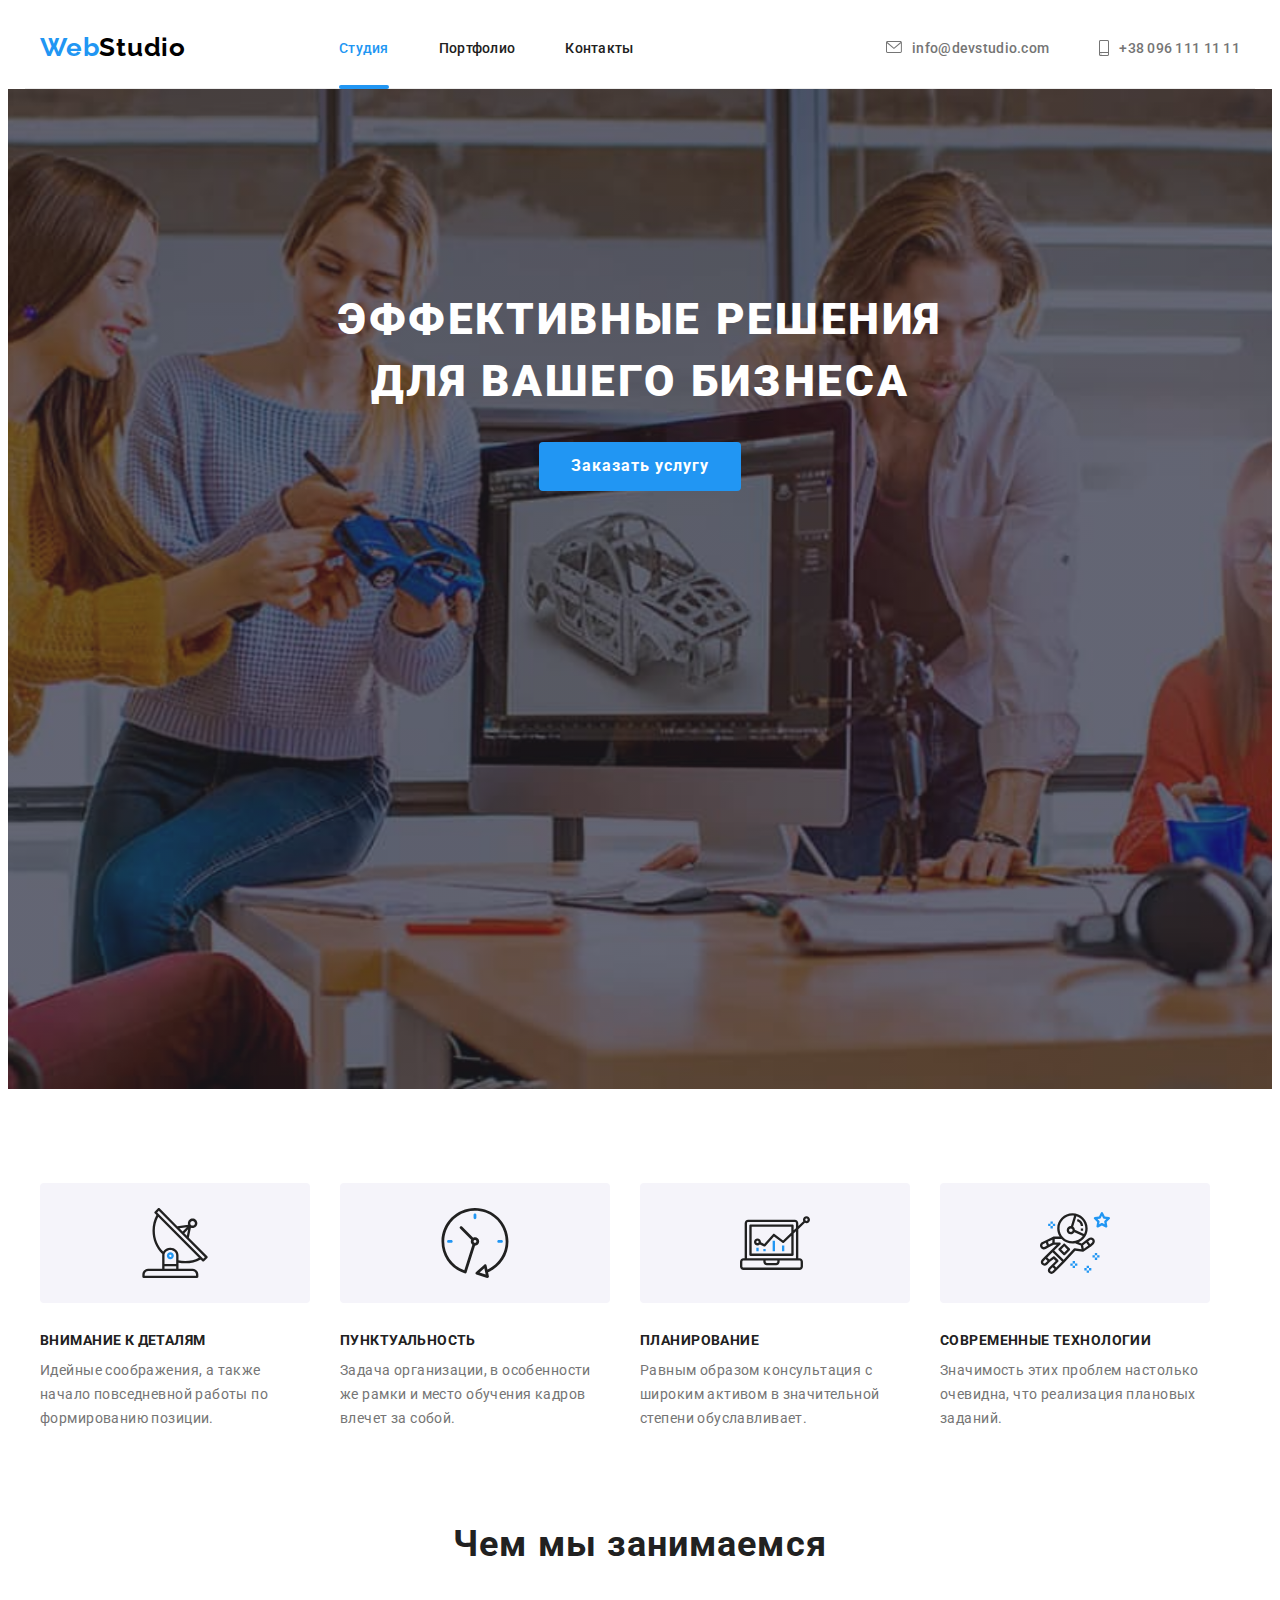
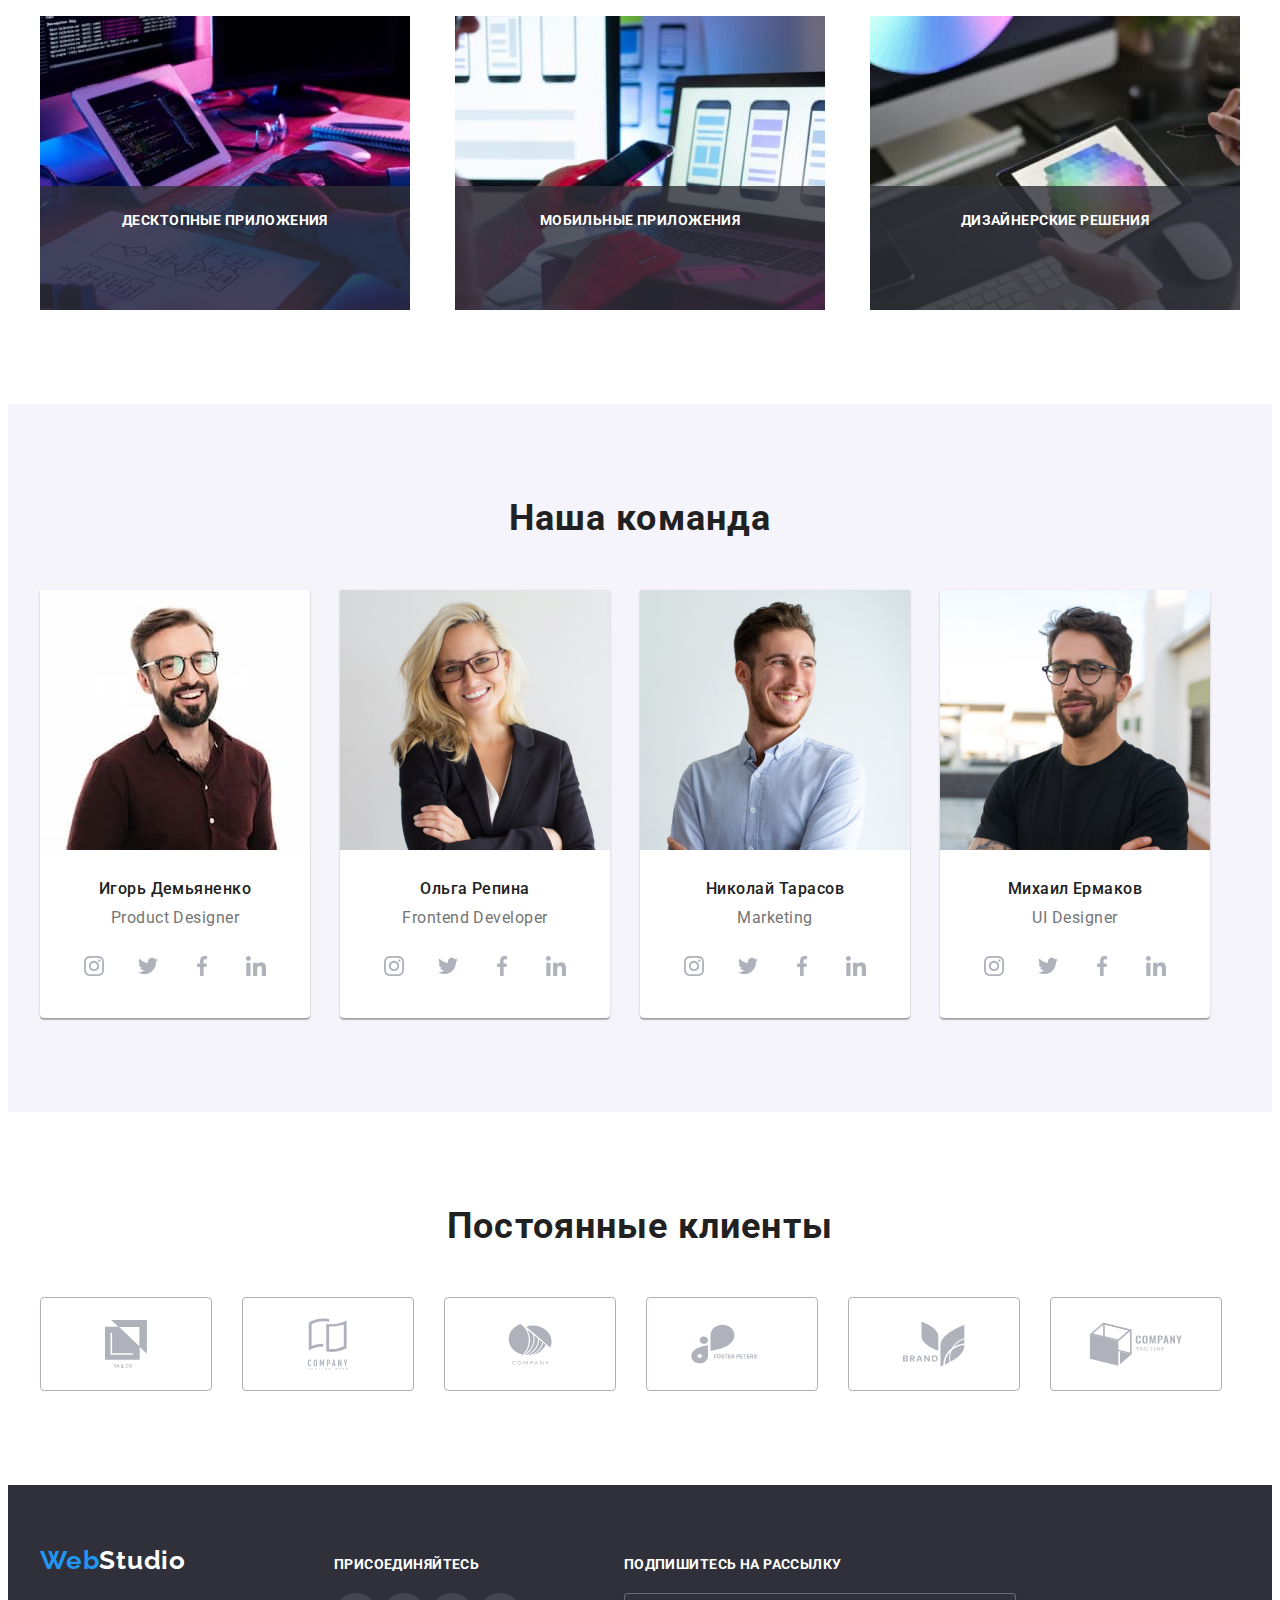
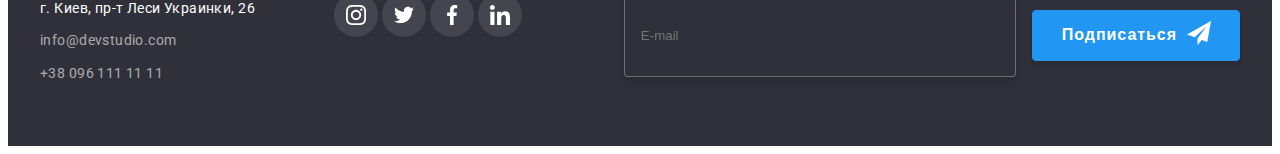
<file: index.html>
<!DOCTYPE html>
<html lang="ru">
<head>
    <meta charset="UTF-8">
    <meta http-equiv="X-UA-Compatible" content="IE=edge">
    <meta name="viewport" content="width=device-width, initial-scale=1.0">
    <title>Document</title>
    <link rel="preconnect" href="https://fonts.gstatic.com">
    <link href="https://fonts.googleapis.com/css2?family=Raleway:wght@700&family=Roboto:wght@400;500;700;900&display=swap" rel="stylesheet">
    <link rel="stylesheet" href="https://cdnjs.cloudflare.com/ajax/libs/modern-normalize/1.0.0/modern-normalize.min.css" integrity="sha512-ISS7cAi1PEhQ8jnbJpJZMd29NlhNj4AWYyLOSp2CE/CsHxTCu+r+t0D2yoJudVrd0/8fTVPUVDzY5Tvli75u/g==" crossorigin="anonymous" />
    <link rel="stylesheet" href="css/styles.css"/>
   </head>
<body class="page">
<header class="header">
    <div class="container header-container">
<!--Главная навигационная панель страницы-->
<nav class="site-nav">
    <a href="./index.html" class="logo" lang="en"> Web<span class="secondp-logo">Studio</span></a>
    <ul class="list site-nav-list">
        <li class="site-nav-item"> 
            <a href="./index.html" class="link"><div class="current">Студия</div></a>
        </li>
        <li class="site-nav-item">
            <a href="./portfolio.html" class="link"> Портфолио</a>
        </li>
        <li class="site-nav-item">
            <a href="" class="link" >Контакты</a>
        </li>
    </ul>
</nav>
    <ul class="contacts list">
            <li class="item contact-icon">             
            <a href="mailto:info@devstudio.com" class="link"><svg class="icon-envelope">
            <use href="./images/icons/sprite.svg#icon-envelope"></use></svg>info@devstudio.com</a>
            </li>
            <li class="item contact-icon">           
            <a href="tel:+380961111111" class="link"> <svg class="icon-smartphone">
            <use href="./images/icons/sprite.svg#icon-smartphone"></use></svg>+38 096 111 11 11</a>
        </li>
    </ul></div>
</header>
<main>
<!-- заказа услуги-->
<section class="hero hero-section">
    <div class="container">
<h1 class="hero-header">Эффективные решения для вашего бизнеса</h1>
<button type="button" class="hero-button" data-modal-open>Заказать услугу</button>
</div>
</section>
<!-- преимущества компании спрятать-->
<section class="benefits benefits-section">
<h2 class="visually-hidden">Преимущества компании спрятать</h2>
<div class="container">
<ul class="list benefits-container">
    <li class="benefits-item">
    <div class="icon-benefits">
    <svg class="icon-benefits-item">
    <use href="./images/icons/sprite.svg#icon-antenna">
    </use></svg></div>
    <h3 class="title">Внимание к деталям</h3>
    <p class="benefits-description">Идейные соображения, а также начало повседневной работы по формированию позиции.</p>
    </li>
    <li class="benefits-item">
        <div class="icon-benefits">
            <svg class="icon-benefits-item">
            <use href="./images/icons/sprite.svg#icon-clock">
            </use></svg></div>
        <h3 class="title">Пунктуальность</h3>
        <p class="benefits-description">Задача организации, в особенности же рамки и место обучения кадров влечет за собой.</p>
    </li>
    <li class="benefits-item">
        <div class="icon-benefits">
            <svg class="icon-benefits-item">
            <use href="./images/icons/sprite.svg#icon-diagram">
            </use></svg></div>
        <h3 class="title">Планирование</h3>
        <p class="benefits-description">Равным образом консультация с широким активом в значительной степени обуславливает.</p>
    </li>
    <li class="benefits-item">
        <div class="icon-benefits">
            <svg class="icon-benefits-item">
            <use href="./images/icons/sprite.svg#icon-astronaut">
            </use></svg></div>
        <h3 class="title">Современные технологии</h3>
        <p class="benefits-description">Значимость этих проблем настолько очевидна, что реализация плановых заданий.</p>
    </li>
</ul></div>
</section>
<!-- типы создаваемых продуктов-->
<section class="products-types section">
    <div class="container">
    <h2 class="main-title">Чем мы занимаемся</h2>
    <ul class="list products-list">
        <li class="products-item"><div class="products-card-wrapper"><img src="./images/what_are_we_doing/box1.jpg" alt="чем мы занимаемся один" width="370"/>
        <p class="products-overlay">Десктопные приложения</p></div></li>
        <li class="products-item"><div class="products-card-wrapper"><img src="./images/what_are_we_doing/box2.jpg" alt="чем мы занимаемся два" width="370"/>
            <p class="products-overlay">Мобильные приложения</p></div></li>
        <li class="products-item"><div class="products-card-wrapper"><img src="./images/what_are_we_doing/box3.jpg" alt="чем мы занимаемся три" width="370"/>
            <p class="products-overlay">Дизайнерские решения</p></div></li>
    </ul></div>
</section>
<!--Команда-->
<section class="team section">
    <div class="container">
    <h2 class="main-title">Наша команда</h2>
        <ul class="list team-member-list">
        <li class="team-member-item"><img src="./images/our_team/photo1.jpg" class="member-photo" alt="Дизайнер" width="270"/>
        <div class="member-title-description">
        <h3 class="title team-member-title">Игорь Демьяненко</h3>
        <p lang="en" class="description">Product Designer</p> 
        <ul class="list social-nets">
                <li class="item-social-nets">
 <a href="" class="icon-social-nets">
                        <svg class="icon-in-tw-f-in">
                        <use href="./images/icons/sprite.svg#icon-instagram">
                        </use></svg></a>
                </li>
                <li class="item-social-nets">
 <a href="" class="icon-social-nets">
                        <svg class="icon-in-tw-f-in">
                        <use href="./images/icons/sprite.svg#icon-twitter">
                        </use></svg></a>
                </li>
                <li class="item-social-nets">
   <a href="" class="icon-social-nets">
                        <svg class="icon-in-tw-f-in">
                        <use href="./images/icons/sprite.svg#icon-facebook">
                        </use></svg></a>
                </li>
                <li class="item-social-nets">
  <a href="" class="icon-social-nets">
                        <svg class="icon-in-tw-f-in">
                        <use href="./images/icons/sprite.svg#icon-linkedin">
                        </use></svg></a>
                </li>
            </ul></div>
            </li>
        <li class="team-member-item"><img src="./images/our_team/photo2.jpg" class="member-photo" alt="Разработчик" width="270"/>
        <div class="member-title-description">
        <h3 class="title team-member-title">Ольга Репина</h3>
        <p lang="en" class="description">Frontend Developer</p> 
        <ul class="list social-nets">
            <li class="item-social-nets">
<a href="" class="icon-social-nets">
                    <svg class="icon-in-tw-f-in">
                    <use href="./images/icons/sprite.svg#icon-instagram">
                    </use></svg></a>
            </li>
            <li class="item-social-nets">
<a href="" class="icon-social-nets">
                    <svg class="icon-in-tw-f-in">
                    <use href="./images/icons/sprite.svg#icon-twitter">
                    </use></svg></a>
            </li>
            <li class="item-social-nets">
<a href="" class="icon-social-nets">
                    <svg class="icon-in-tw-f-in">
                    <use href="./images/icons/sprite.svg#icon-facebook">
                    </use></svg></a>
            </li>
            <li class="item-social-nets">
<a href="" class="icon-social-nets">
                    <svg class="icon-in-tw-f-in">
                    <use href="./images/icons/sprite.svg#icon-linkedin">
                    </use></svg></a>
            </li>
        </ul></div>
        </li>
        <li class="team-member-item"><img src="./images/our_team/photo3.jpg" class="member-photo" alt="Маркетинг" width="270"/>
        <div class="member-title-description">
        <h3 class="title team-member-title">Николай Тарасов</h3>
        <p lang="en" class="description">Marketing</p>
        <ul class="list social-nets">
            <li class="item-social-nets">
<a href="" class="icon-social-nets">
                    <svg class="icon-in-tw-f-in">
                    <use href="./images/icons/sprite.svg#icon-instagram">
                    </use></svg></a>
            </li>
            <li class="item-social-nets">
<a href="" class="icon-social-nets">
                    <svg class="icon-in-tw-f-in">
                    <use href="./images/icons/sprite.svg#icon-twitter">
                    </use></svg></a>
            </li>
            <li class="item-social-nets">
<a href="" class="icon-social-nets">
                    <svg class="icon-in-tw-f-in">
                    <use href="./images/icons/sprite.svg#icon-facebook">
                    </use></svg></a>
            </li>
            <li class="item-social-nets">
<a href="" class="icon-social-nets">
                    <svg class="icon-in-tw-f-in">
                    <use href="./images/icons/sprite.svg#icon-linkedin">
                    </use></svg></a>
            </li>
        </ul>   </div>
        </li>
        <li class="team-member-item"><img src="./images/our_team/photo4.jpg" class="member-photo" alt="ЮАйДизайнер" width="270"/>
        <div class="member-title-description">
        <h3 class="title team-member-title">Михаил Ермаков</h3>
        <p lang="en" class="description">UI Designer</p>
        
        <ul class="list social-nets">
            <li class="item-social-nets">
<a href="" class="icon-social-nets">
                    <svg class="icon-in-tw-f-in">
                    <use href="./images/icons/sprite.svg#icon-instagram">
                    </use></svg></a>
            </li>
            <li class="item-social-nets">
<a href="" class="icon-social-nets">
                    <svg class="icon-in-tw-f-in">
                    <use href="./images/icons/sprite.svg#icon-twitter">
                    </use></svg></a>
            </li>
            <li class="item-social-nets">
<a href="" class="icon-social-nets">
                    <svg class="icon-in-tw-f-in">
                    <use href="./images/icons/sprite.svg#icon-facebook">
                    </use></svg></a>
            </li>
            <li class="item-social-nets">
<a href="" class="icon-social-nets">
                    <svg class="icon-in-tw-f-in">
                    <use href="./images/icons/sprite.svg#icon-linkedin">
                    </use></svg></a>
            </li>
        </ul></div>
        </li>
    </ul>
    </div>
</section>
<!--Постоянные клиенты-->
<section class="section">
    <div class="container">
        <h2 class="main-title">Постоянные клиенты</h2>
        <ul class="list regular-customers">
            <li class="list-customers">
                <a href="" class="icon-customers">
                    <svg class="icon-ya-co">
                    <use href="./images/icons/sprite.svg#icon-ya-co">
                    </use></svg></a>
            </li>
            <li class="list-customers">
                <a href="" class="icon-customers">
               
                    <svg class="icon-company-tagline-here1">
                    <use href="./images/icons/sprite.svg#icon-company-tagline-here1">
                    </use></svg></a>
            </li>
            <li class="list-customers">
                <a href="" class="icon-customers">
               
                    <svg class="icon-fish">
                    <use href="./images/icons/sprite.svg#icon-fish">
                    </use></svg></a>
            </li>
            <li class="list-customers">
                <a href="" class="icon-customers">
               
                    <svg class="icon-foster-peters">
                    <use href="./images/icons/sprite.svg#icon-foster-peters">
                    </use></svg></a>
            </li>
            <li class="list-customers">
                <a href="" class="icon-customers">
                
                    <svg class="icon-brand">
                    <use href="./images/icons/sprite.svg#icon-brand">
                    </use></svg></a>
            </li>
            <li class="list-customers">
                <a href="" class="icon-customers">
               
                    <svg class="icon-company-cube">
                    <use href="./images/icons/sprite.svg#icon-company-cube">
                    </use></svg></a>
            </li>
        </ul>
    </div>
</section>
</main>
<!-- Футер адрес контакты-->
<footer class="footer">
    <div class="container footer-container">
        <div class="footer-contacts-part">
    <a href="index.html" class="logo" lang="en" >Web<span class="secondp-logo">Studio</span></a>
    <address class="contacts">
        <ul class="list">
            <li class="footer-item">
                <a href="https://goo.gl/maps/UofurBZZ53P79p1S9" target="_blank" rel="noopener noreferrer" class="way link">г. Киев, пр-т Леси Украинки, 26 </a>
            </li>
            <li class="footer-item">
                <a href="mailto:info@devstudio.com" class="write-or-call link">info@devstudio.com</a>
            </li>
            <li class="footer-item">
                <a href="tel:+380961111111" class="write-or-call link">+38 096 111 11 11</a>
            </li>
        </ul>
        </address></div>
        <div class="footer-icon-part">
            <h3 class="footer-icon-header">Присоединяйтесь</h3>
            <ul class="list">
                <li class="footer-item-icon">
<a href="" class="footer-icon-social-nets">
                            <svg class="icon-in-tw-f-in">
                            <use href="./images/icons/sprite.svg#icon-instagram">
                            </use></svg></a>
                </li>
                <li class="footer-item-icon">
<a href="" class="footer-icon-social-nets">
                            <svg class="icon-in-tw-f-in">
                            <use href="./images/icons/sprite.svg#icon-twitter">
                            </use></svg></a>
                </li>
                <li class="footer-item-icon">
  <a href="" class="footer-icon-social-nets">
                            <svg class="icon-in-tw-f-in">
                            <use href="./images/icons/sprite.svg#icon-facebook">
                            </use></svg></a>
                </li>
                <li class="footer-item-icon">
    <a href="" class="footer-icon-social-nets">
                            <svg class="icon-in-tw-f-in">
                            <use href="./images/icons/sprite.svg#icon-linkedin">
                            </use></svg></a> </li></ul></div>
<div class="contact-form-signing">
<h3 class="contact-form-signing-header">Подпишитесь на рассылку</h3>
<form action="0" method="GET" class="contact-form">
<input type="email" name="user-email" class="contact-form-input" placeholder="E-mail" required>
<button type="submit" class="contact-form-button">Подписаться<svg class="icon-send">
<use href="./images/icons/sprite.svg#icon-icon-send1"></use>
</svg></button>
</form>
</div>
</div>
</footer>
<!-- Модальное окно -->

<div class="backdrop is-hidden" data-modal>
    <div class="modal">
    <form action="#" class="modal-form">
    <button type="button" class="modal-close-button" data-modal-close>
        <svg class="modal-close-icon data-modal-close">
        <use href="./images/icons/sprite.svg#icon-close-icon"></use>
    </svg></button>

    <p class="modal-form-head">Оставьте свои данные, мы вам перезвоним</p>
    <label class="modal-form-field">
        Имя
        <span class="input-icon-wrapper">
        <input type="text" name="user-name" class="modal-form-input" required>
        <svg class="person-icon">
<use href="./images/icons/sprite.svg#icon-person-black-18dp-11"></use>
        </svg></span>
    </label>
    <label class="modal-form-field">
        Телефон
        <span class="input-icon-wrapper">
        <input type="tel" name="user-phone" class="modal-form-input" required pattern="[0-9]{3}-[0-9]{3}-[0-9]{2}-[0-9]{2}" title="096-111-11-11">
        <svg class="person-icon">
            <use href="./images/icons/sprite.svg#icon-phone-black-18dp-11"></use>
                    </svg>
    </span></label>
    <label class="modal-form-field">
        Почта
        <span class="input-icon-wrapper">
        <input type="email" name="user-email" class="modal-form-input" required>
        <svg class="person-icon">
            <use href="./images/icons/sprite.svg#icon-vector"></use>
                    </svg>
    </span>
    </label>
    <label class="modal-form-meassage-label">
        Комментарий
    <textarea name="user-message" class="modal-form-message" placeholder="Введите текст"></textarea></label>
    <span class="form-field-policy">
        <label for="policy" class="label-policy">
            <input type="checkbox" name="policy" id="policy" class="checkbox visually-hidden" required/>
            <span class="form-icon-policy"> 
                <svg class="policy-icon" >
                    <use href="./images/icons/sprite.svg#icon-checkbox-black"></use> 
                </svg>
            </span>
            <span class="form-label-policy"> Соглашаюсь с рассылкой и принимаю <a href="" class="policy-link link">Условия договора</a>
            </span>
        </label>
    </span>
     <button type="submit" class="modal-form-button">Отправить</button>
</form>
</div>
</div>    
<script src="./js/modal.js"></script>
</body>
</html>
</file>
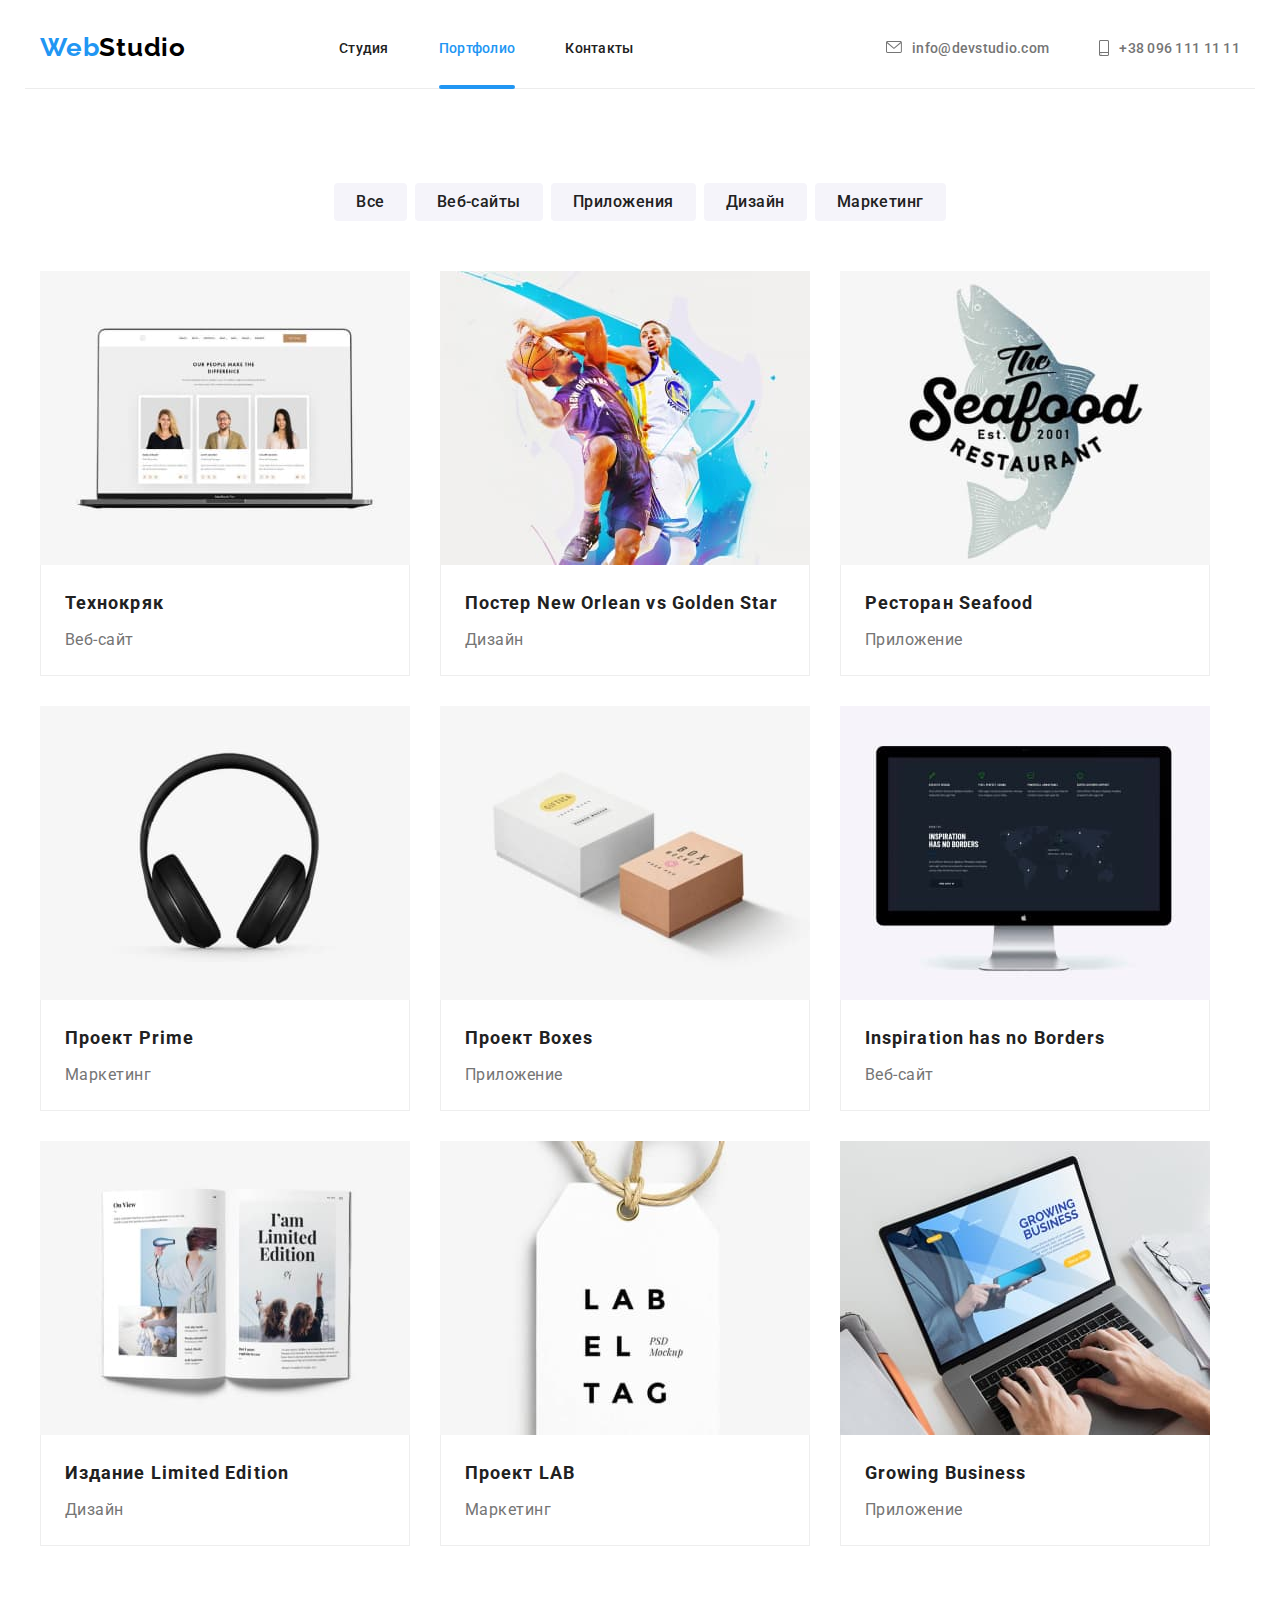
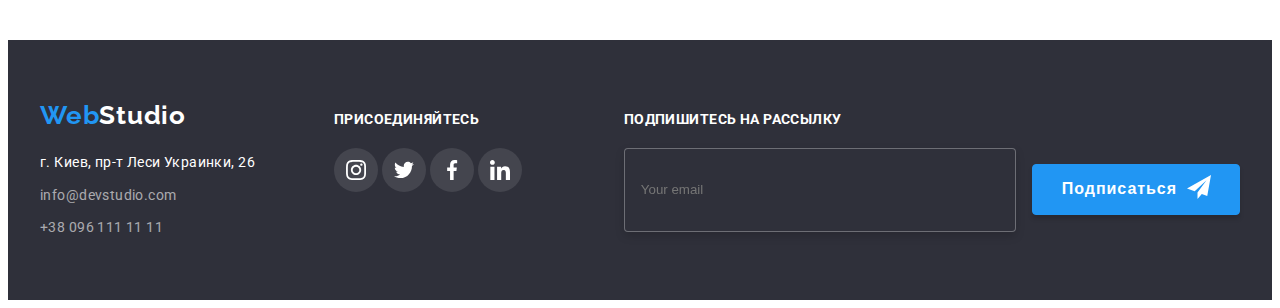
<file: portfolio.html>
<!DOCTYPE html>
<html lang="en">
<head>
    <meta charset="UTF-8">
    <meta http-equiv="X-UA-Compatible" content="IE=edge">
    <meta name="viewport" content="width=device-width, initial-scale=1.0">
    <title>Document</title>
    <link rel="preconnect" href="https://fonts.gstatic.com">
    <link href="https://fonts.googleapis.com/css2?family=Raleway:wght@700&family=Roboto:wght@400;500;700;900&display=swap" rel="stylesheet">
    <link rel="stylesheet" href="https://cdnjs.cloudflare.com/ajax/libs/modern-normalize/1.0.0/modern-normalize.min.css" integrity="sha512-ISS7cAi1PEhQ8jnbJpJZMd29NlhNj4AWYyLOSp2CE/CsHxTCu+r+t0D2yoJudVrd0/8fTVPUVDzY5Tvli75u/g==" crossorigin="anonymous" />
    <link rel="stylesheet" href="css/styles.css"/>
</head>
<body class="page">
    <header class="header">
        <div class="container header-container">
    <!--Главная навигационная панель страницы-->
    <nav class="site-nav">
        <a href="./index.html" class="logo" lang="en"> Web<span class="secondp-logo">Studio</span></a>
        <ul class="list site-nav-list">
        <li class="site-nav-item"> 
            <a href="./index.html" class="link">Студия</a>
        </li>
        <li class="site-nav-item">
            <a href="./portfolio.html" class="link"><div class="current">Портфолио</div></a>
        </li>
        <li class="site-nav-item">
            <a href="" class="link" >Контакты</a>
        </li>
    </ul>
    </nav>
        <ul class="contacts list">
                <li class="item contact-icon">             
                <a href="mailto:info@devstudio.com" class="link"><svg class="icon-envelope">
                <use href="./images/icons/sprite.svg#icon-envelope"></use></svg>info@devstudio.com</a>
                </li>
                <li class="item contact-icon">           
                <a href="tel:+380961111111" class="link"> <svg class="icon-smartphone">
                <use href="./images/icons/sprite.svg#icon-smartphone"></use></svg>+38 096 111 11 11</a>
            </li>
        </ul></div>
    </header>
<main class="body">
        <!-- Панель фильтров примеров работ студии-->
        <section class="portfolio section">
            <div class="container">
            <h1 class="visually-hidden">Панель фильтров для просмотра примеров работ студии не забыть спрятать заголовок</h1>
        <ul class="list portfolio-button-container">
            <li class="portfolio-item">
                <button class="portfolio-button"> Все </button>
            </li>
            <li class="portfolio-item">
                <button class="portfolio-button"> Веб-сайты</button>
            </li>
            <li class="portfolio-item">
                <button class="portfolio-button"> Приложения</button>
            </li>
            <li class="portfolio-item">
                <button class="portfolio-button"> Дизайн</button>
            </li>
            <li class="portfolio-item">
                <button class="portfolio-button"> Маркетинг</button>
            </li>
        </ul>
        <h2 class="visually-hidden">
            Примеры работ не забыть спрятать заголовок
        </h2>
        <ul class="list portfolio-examples-list">
    <li class="portfolio-example-item">
        <a href="" class="link portfolio-card">
            <div class="portfolio-card-wrapper">
<img src="./images/projects_examples/web_site_technokryak.jpg" class="portfolio-photo" alt="три персоны на страничке вебсайта технокряк" width="370"/>
    <p class="overlay">Технокряк это современная площадка распространения коронавируса. Компании используют эту платформу для цифрового шпионажа и атак на защищённые сервера конкурентов.</p>
</div>
<div class="portfolio-title-description">
<h3 class="portfolio-examples-title">Технокряк</h3>
 <p class="portfolio-examples-description">Веб-сайт</p></div></a>
   </li>
    <li class="portfolio-example-item">
        <a href="" class="link portfolio-card">
            <div class="portfolio-card-wrapper">
<img src="./images/projects_examples/design_pamphlet.jpg" class="portfolio-photo" alt="два баскетболиста борются за мяч" width="370"/>
<p class="overlay">Технокряк это современная площадка распространения коронавируса. Компании используют эту платформу для цифрового шпионажа и атак на защищённые сервера конкурентов.</p>
</div>
<div class="portfolio-title-description">
<h3 class="portfolio-examples-title">Постер <span lang="en"> New Orlean vs Golden Star</span></h3>
<p class="portfolio-examples-description">Дизайн</p></div></a>
    </li>
    <li class="portfolio-example-item">
        <a href="" class="link portfolio-card">
            <div class="portfolio-card-wrapper">
<img src="./images/projects_examples/addition_restaurant.jpg" class="portfolio-photo" alt="название ресторана на фоне акулы" width="370"/>
<p class="overlay">Технокряк это современная площадка распространения коронавируса. Компании используют эту платформу для цифрового шпионажа и атак на защищённые сервера конкурентов.</p>
</div>
<div class="portfolio-title-description">
<h3 class="portfolio-examples-title">Ресторан <span lang="en"> Seafood </span> </h3>
<p class="portfolio-examples-description">Приложение</p></div></a>
    </li>
    <li class="portfolio-example-item">
        <a href="" class="link portfolio-card">
            <div class="portfolio-card-wrapper">
<img src="./images/projects_examples/marketing_prime.jpg" class="portfolio-photo" alt="наушники" width="370"/>
<p class="overlay">Технокряк это современная площадка распространения коронавируса. Компании используют эту платформу для цифрового шпионажа и атак на защищённые сервера конкурентов.</p>
</div>
<div class="portfolio-title-description">
<h3 class="portfolio-examples-title">Проект <span lang="en">Prime</span> </h3>
<p class="portfolio-examples-description">Маркетинг</p></div></a>
    </li>
    <li class="portfolio-example-item">
        <a href="" class="link portfolio-card">
            <div class="portfolio-card-wrapper">
<img src="./images/projects_examples/addition_boxes.jpg" class="portfolio-photo" alt="две коробки - белая побольше и коричневая поменьше" width="370"/>
<p class="overlay">Технокряк это современная площадка распространения коронавируса. Компании используют эту платформу для цифрового шпионажа и атак на защищённые сервера конкурентов.</p>
</div>
<div class="portfolio-title-description">
<h3 class="portfolio-examples-title">Проект<span lang="en"> Boxes</span> </h3>
<p class="portfolio-examples-description">Приложение</p></div></a>
    </li>
    <li class="portfolio-example-item">
        <a href="" class="link portfolio-card">
            <div class="portfolio-card-wrapper">
<img src="./images/projects_examples/web_site_inspiration.jpg" class="portfolio-photo" alt="экран компьютера" width="370"/>
<p class="overlay">Технокряк это современная площадка распространения коронавируса. Компании используют эту платформу для цифрового шпионажа и атак на защищённые сервера конкурентов.</p>
</div>
<div class="portfolio-title-description">
<h3 class="portfolio-examples-title"><span lang="en"> Inspiration has no Borders</span> </h3>
<p class="portfolio-examples-description">Веб-сайт</p></div></a>
    </li>
    <li class="portfolio-example-item">
        <a href="" class="link portfolio-card">
            <div class="portfolio-card-wrapper">
<img src="./images/projects_examples/design_edition.jpg" class="portfolio-photo" alt="раскрытая книга" width="370"/>
<p class="overlay">Технокряк это современная площадка распространения коронавируса. Компании используют эту платформу для цифрового шпионажа и атак на защищённые сервера конкурентов.</p>
</div>
<div class="portfolio-title-description">
<h3 class="portfolio-examples-title">Издание<span lang="en">  Limited Edition</span> </h3>
<p class="portfolio-examples-description">Дизайн</p></div></a>
    </li>
    <li class="portfolio-example-item">
        <a href="" class="link portfolio-card">
            <div class="portfolio-card-wrapper">
<img src="./images/projects_examples/marketing_labels.jpg" class="portfolio-photo" alt="белая лэйба на коричневом шнурке" width="370"/>
<p class="overlay">Технокряк это современная площадка распространения коронавируса. Компании используют эту платформу для цифрового шпионажа и атак на защищённые сервера конкурентов.</p>
</div>
<div class="portfolio-title-description">
<h3 class="portfolio-examples-title">Проект<span lang="en"> LAB</span> </h3>
<p class="portfolio-examples-description">Маркетинг</p></div></a>
    </li>
    <li class="portfolio-example-item">
        <a href="" class="link portfolio-card">
            <div class="portfolio-card-wrapper">
<img src="./images/projects_examples/addition_growing_business.jpg" class="portfolio-photo" alt="руки печатают на ноутбуке" width="370"/>
<p class="overlay">Технокряк это современная площадка распространения коронавируса. Компании используют эту платформу для цифрового шпионажа и атак на защищённые сервера конкурентов.</p>
</div>
<div class="portfolio-title-description">
<h3 class="portfolio-examples-title"><span lang="en">Growing Business</span> </h3>
<p class="portfolio-examples-description">Приложение</p></div></a>
     </li>
</ul>
</div>
    </section>
    </main>
    <!-- Футер адрес контакты-->
    <footer class="footer">
        <div class="container footer-container">
            <div class="footer-contacts-part">
        <a href="index.html" class="logo" lang="en" >Web<span class="secondp-logo">Studio</span></a>
        <address class="contacts">
            <ul class="list">
                <li class="footer-item">
                    <a href="https://goo.gl/maps/UofurBZZ53P79p1S9" target="_blank" rel="noopener noreferrer" class="way link">г. Киев, пр-т Леси Украинки, 26 </a>
                </li>
                <li class="footer-item">
                    <a href="mailto:info@devstudio.com" class="write-or-call link">info@devstudio.com</a>
                </li>
                <li class="footer-item">
                    <a href="tel:+380961111111" class="write-or-call link">+38 096 111 11 11</a>
                </li>
            </ul>
            </address></div>
            <div class="footer-icon-part">
                <h3 class="footer-icon-header">Присоединяйтесь</h3>
                <ul class="list">
                    <li class="footer-item-icon">
    <a href="" class="footer-icon-social-nets">
                                <svg class="icon-in-tw-f-in">
                                <use href="./images/icons/sprite.svg#icon-instagram">
                                </use></svg></a>
                    </li>
                    <li class="footer-item-icon">
    <a href="" class="footer-icon-social-nets">
                                <svg class="icon-in-tw-f-in">
                                <use href="./images/icons/sprite.svg#icon-twitter">
                                </use></svg></a>
                    </li>
                    <li class="footer-item-icon">
      <a href="" class="footer-icon-social-nets">
                                <svg class="icon-in-tw-f-in">
                                <use href="./images/icons/sprite.svg#icon-facebook">
                                </use></svg></a>
                    </li>
                    <li class="footer-item-icon">
        <a href="" class="footer-icon-social-nets">
                                <svg class="icon-in-tw-f-in">
                                <use href="./images/icons/sprite.svg#icon-linkedin">
                                </use></svg></a> </li></ul></div>
    <div class="contact-form-signing">
    <h3 class="contact-form-signing-header">Подпишитесь на рассылку</h3>
    <form action="0" method="GET" class="contact-form">
    <input type="email" name="user-email" class="contact-form-input" placeholder="Your email" required>
    <button type="submit" class="contact-form-button">Подписаться<svg class="icon-send">
    <use href="./images/icons/sprite.svg#icon-icon-send1"></use>
    </svg></button>
    </form>
    </div>
    </div>
    </footer>
    <script src="./js/modal.js"></script>
    </body>
    </html>
</file>
<file: css/styles.css>
:root{
    --primary-text-color:#757575;
    --title-text-color:#212121;
    --accent-text-color:#2196F3;
    --hero-text-color:#FFFFFF;
    --site-nav-bg-color:#FFFFFF;
    --page-bg-color:#E5E5E5;
    --hero-footer-bg-color:#2F303A;
    --team-bg-color:#F5F4FA;
    --main-font: "Roboto", sans-serif;
    --logo-font: "Raleway", sans-serif;
    --icon-fill: #AFB1BB;
    --time-function: cubic-bezier(0.4, 0, 0.2, 1);
    --duration: 250ms;
}

/* Общие стили для страницы */
h1,
h2,
h3,
h4,
h5,
h6,
p {
    margin-top:0;
    margin-top:0;
}
ul,
ol {
    margin-top:0;
    margin-top:0;
    padding-left:0;
}
img {
    display:block;
}
.section{
    padding-top: 94px;
    padding-bottom: 94px;
}
.container{
    width: 1200px;
    margin: 0 auto;
    padding-left: 15px;
    padding-right: 15px;
}
.page {
color:var(--primary-text-color);
font-family: var(--main-font)
}
.title {
color: var(--title-text-color);
}
.main-title{
    margin-bottom:50px;
color: var(--title-text-color);
font-weight: 700;
font-size: 36px;
line-height: 1.16;
text-align: center;
letter-spacing: 0.03em;
}
.list {
    list-style: none;
    text-decoration: none;
}

.link {
    text-decoration: none;
}
.description {
font-size: 16px;
line-height: 1.2;
font-weight:400;
text-align: center;
letter-spacing: 0.03em;
}

.visually-hidden{
    position: absolute;
    width: 1px;
    height: 1px;
    margin: -1px;
    border: 0;
    padding: 0;
    
    white-space: nowrap;
    clip-path: inset(100%);
    clip: rect(0 0 0 0);
    overflow: hidden;
}
/*Главная навигационная панель страницы */

.header-container{
    display:flex;
    align-items:center;
    justify-content: space-between;
    border-bottom: 1px solid #ECECEC;
}
.site-nav{
    display:flex;
    align-items:center;
    background-color: var(--site-nav-bg-color);
    font-weight: 500;
    font-size: 14px;
    line-height: 1,1;
    letter-spacing: 0.02em;
   
}
.site-nav-list{
    display:flex;
    align-items:center;
    margin-bottom:0;
  
        }
        .site-nav-list::before{
            display:block;
            content:"";
            width:60px;
            height: 1px;
        }
.current::after{
    display: block;
    content: "";
    position: absolute;
    bottom: 0;
    height: 4px;
    width: 100%;
    background-color: var(--accent-text-color);
    border-radius: 2px;
    transform:translateY(1px);
    }

.site-nav-item:not(:last-child){
    margin-right: 50px;
        }

.logo{
margin-right: 93px;
display:block;
text-decoration: none;
color:var(--accent-text-color);
font-family: var(--logo-font);
font-weight: 700;
font-size: 26px;
line-height: 1.2;
letter-spacing: 0.03em;
}

.site-nav .secondp-logo {
    color:#000000;
    }

.site-nav .link{
    position:relative;
    display:block;
    color:var(--title-text-color);
    padding-top:32px;
    padding-bottom:32px;
    transition-property: color;
    transition-duration: var(--duration);
    transition-timing-function: var(--time-function);
}
    

.site-nav .link:hover,
.site-nav .link:focus
{
color:var(--accent-text-color);
}
.site-nav .link .current {
    color:var(--accent-text-color);}

.header .contacts {
    margin-bottom:0;
    display:flex;
    background-color: var(--site-nav-bg-color);
    font-weight: 500;
    font-size: 14px;
    line-height: 1,1;
    letter-spacing: 0.02em;
    }
.header .item:not(:last-child){
    margin-right:50px;
}

.top-contacts .item:not(:last-child){
    margin-right:50px;
}
.contact-icon{
    display:flex;
   color:var(--primary-text-color);
    fill:var(--primary-text-color);
    }

.contact-icon .link{
color:var(--primary-text-color);
display:inline-flex;
align-items:center;
transition-property: color, fill;
transition-duration: var(--duration);
transition-timing-function: var(--time-function);
}
.contact-icon .link:hover,
.contact-icon .link:focus
{
    color:var(--accent-text-color);
    fill:var(--accent-text-color);
}
.icon-envelope{
    width:16px;
    height:12px;
    margin-right:10px;
    margin-bottom:3px;
    }

.icon-smartphone{
    width:10px;
    height:16px;
    margin-right:10px;
    }



/*  заказ услуги */
.hero{
   max-width:1600px;
   height: 600px;
   margin-left:auto;
   margin-right: auto;
   background-image: linear-gradient(to right,
      rgba(47, 48, 58, 0.4),
      rgba(47, 48, 58, 0.4)),
      url(../images/hero_background/hero-background.jpg);
   background-size: cover;
   background-position: center;
   background-repeat: no-repeat;
   background-color:var(--hero-footer-bg-color);
}
.hero-section{
    padding-top: 200px;
    padding-bottom:200px;
   
}
.hero-header{
    max-width: 696px;
    margin:0 auto;
    margin-bottom:30px;
    font-family: Roboto;
    font-style: normal;
    font-weight: 900;
    font-size: 44px;
    line-height: 1.4;
    text-align: center;
    letter-spacing: 0.06em;
    text-transform: uppercase;
    color:var(--hero-text-color);
   text-align:center;
}
    
    .hero-button {
    min-width: 200px;
    padding: 10px 32px;
    margin:0 auto;
    font-family: var(--main-font);
    color:var(--hero-text-color);
    font-weight: 700;
    font-size: 16px;
    line-height: 1.8;
    display: flex;
    align-items: center;
    text-align: center;
    letter-spacing: 0.06em;
    background-color:var(--accent-text-color);
    cursor:pointer;
    border-radius:4px;
    border:none;
    transition-property: background-color;
    transition-duration: var(--duration);
    transition-timing-function: var(--time-function);}

.hero-button:hover,
.hero-button:focus  {
    background-color:#188CE8;
}
/* преимущества компании */

.benefits-container{
   display:flex;
   align-items: center;
   margin-bottom:0;
    }

.benefits-section{
    
    padding-top:94px;
    padding-bottom:0;
}
.benefits-item{
    width: 270px;
}
.benefits-item:not(:last-child){
    margin-right:30px;
}

.benefits .title{
margin-bottom:10px;
font-weight:700;
font-size: 14px;
line-height: 1.14;
letter-spacing: 0.03em;
text-transform: uppercase;
}
.benefits-description{
 margin-bottom:0;
font-weight: 400;
font-size: 14px;
line-height: 1.7;
letter-spacing: 0.03em;
text-transform: none;}


.icon-benefits{
   display:flex;
   justify-content: center;
   align-items: center;
   margin-bottom:30px;
   width:270px;
   height:120px;
   background-color:var(--team-bg-color);
   border-radius: 4px;
   }

.icon-benefits-item{
    width:70px;
    height:70px;
  }

/* типы создаваемых продуктов */

.products-list{
    display:flex;
    justify-content: space-between;
    margin-bottom:0;
   }
.products-list:not(:last-child){
    margin-right:30px;
}

.products-card-wrapper{
    position:relative;

}
.products-overlay{
    position:absolute;
    bottom:0;
    left:0;
    width: 100%;
    height: 70px;
    margin-bottom:0;
font-family: Roboto;
font-weight: 700;
font-size: 14px;
line-height: 1.14;
text-align: center;
padding-top:27px;
padding-bottom:27px;
letter-spacing: 0.03em;
text-transform: uppercase;
color:var(--hero-text-color);
background-color:rgba(47, 48, 58, 0.8);
}
/* Команда */
.team {
    background-color:var(--team-bg-color);
   }
   
.team .title{
font-weight: 500;
font-size: 16px;
line-height: 1.18;
text-align: center;
letter-spacing: 0.03em;
}
.team .description{
font-weight: 400;
font-size: 16px;
line-height: 1.18;
text-align: center;
letter-spacing: 0.03em;
}
.team-member-list{
display:flex;
margin-bottom:0;
}
.member-title-description{
    padding-top:30px;
    padding-bottom:30px;    
}
.team-member-item{
box-shadow: 0px 1px 3px rgba(0, 0, 0, 0.12), 0px 1px 1px rgba(0, 0, 0, 0.14), 0px 2px 1px rgba(0, 0, 0, 0.2);
border-radius: 0px 0px 4px 4px;
width:270px;
background-color: var(--site-nav-bg-color);
}
.team-member-item:not(:last-child){
    margin-right:30px;
}

.team-member-title{
    margin-bottom:10px;
}
.member-photo{
    background-color: var(--hero-footer-bg-color);
}
.social-nets{
    display:flex;
    justify-content:center;
     /* margin-bottom:30px;  */
    }
  .icon-social-nets{
    display:flex;
    justify-content:center;
    align-items:center;
    width:44px;
    height:44px;
    border-radius: 50%;
    background-color: var(--hero-text-color);
    fill:var(--icon-fill);
    transition-property: background-color, fill;
transition-duration: var(--duration);
transition-timing-function: var(--time-function);
  }
.item-social-nets:not(:last-child){
    margin-right:10px;
    
}
.icon-social-nets:hover,
.icon-social-nets:focus{
background-color: var(--accent-text-color);
fill:var(--hero-text-color);
}
.icon-in-tw-f-in{
    width:20px;
    height:20px;
}
/* постоянные клиенты */
.regular-customers{
display:flex;
align-items:center;
margin-bottom:0;
}

.icon-customers{
display:flex;
justify-content:center;
align-items: center;
width:170px;
height:92px;
border: 1px solid #AFB1B8;
border-radius: 4px;
fill:var(--icon-fill);
background-color:var(--site-nav-bg-color);
transition-property: border, fill;
transition-duration: var(--duration);
transition-timing-function: var(--time-function);
}
.icon-customers:hover{
    fill:var(--accent-text-color);
    border:  1px solid  #2196F3;
}
.list-customers:not(:last-child){
margin-right:30px;

}
.icon-ya-co{
    width:42px;
    height:48px;
}
.icon-company-tagline-here1{
width:40px;
height:52px;
}
.icon-fish{
    width:44px;
    height:42px;
}
.icon-foster-peters{
    width:84px;
    height:40px;
}
.icon-brand{
    width:62px;
    height:46px;
}
.icon-company-cube{
    width:94px;
    height:44px;
}

/*  Панель фильтров примеров работ студии */
.portfolio-button-container{
        display:flex;
        justify-content: center;
        margin-bottom:50px;
        border:none;
       
} 
.portfolio-item:not(:last-child){
margin-right:8px;
}

.portfolio-button{
padding:6px 22px;
font-family:var(--main-font);
font-weight: 500;
font-size: 16px;
line-height: 1.6;
text-align: center;
letter-spacing: 0.03em;
color: var(--title-text-color);
background-color:var(--team-bg-color);
cursor:pointer;
border: none;
border-radius: 4px;
transition-property: background-color, color, box-shadow;
transition-duration: var(--duration);
transition-timing-function: var(--time-function);
}

.portfolio-button:hover,
.portfolio-button:focus{
   background-color: var(--accent-text-color);
   color:var(--hero-text-color);
   box-shadow: 0px 3px 1px rgba(0, 0, 0, 0.1), 0px 1px 2px rgba(0, 0, 0, 0.08), 0px 2px 2px rgba(0, 0, 0, 0.12);
   }

/* Примеры работ: фото проекта-название проекта -тип проекта*/
.portfolio-examples-list{
    display:flex;
    flex-wrap: wrap;
    margin-right:0;
    margin-bottom:0;
       }
.portfolio-example-item{
    margin-right:30px;
    margin-bottom:30px;
    transition-property: box-shadow;
    transition-duration: var(--duration);
    transition-timing-function: var(--time-function);
  }
  .portfolio-example-item:nth-child(3n){
      margin-right:0;
      margin-left:0;
  }
  .portfolio-example-item:nth-last-child(-n + 3){
      margin-bottom:0;
  }
  
.portfolio-photo{
width:370px;
}

.portfolio-title-description{
padding:20px 24px;
border-right:1px solid#EEEEEE;
border-bottom:1px solid#EEEEEE;
border-left:1px solid#EEEEEE;
}
.portfolio-examples-title{
margin-bottom:4px;
font-weight: 700;
font-size: 18px;
line-height: 2;
letter-spacing: 0.06em;
color:var(--title-text-color);
}

.portfolio-examples-description{
margin-bottom:0;
font-weight: 400;
line-height: 30px;
letter-spacing: 0.03em;
color:var(--primary-text-color);
}
.portfolio-example-item:hover,
.portfolio-example-item:focus{
    box-shadow: 0px 1px 1px rgba(0, 0, 0, 0.12), 0px 4px 4px rgba(0, 0, 0, 0.06), 1px 4px 6px rgba(0, 0, 0, 0.16);
}
.overlay{
position:absolute;
top:0;
left:0;
text-align: left;
margin:0;
padding-top:63px;
padding-right: 24px;
padding-left: 24px;
background-color: rgba(33, 150, 243, 0.9);;
width:100%;
height:100%;
font-weight: 400;
font-size: 18px;
line-height: 1.56;
letter-spacing: 0.03em;
color:var(--hero-text-color);
opacity:0;
overflow: auto;
transform:translateY(100%);
transition-duration:var(--duration);
transition-timing-function:var(--time-function);
}

.portfolio-card-wrapper{
position:relative;
overflow:hidden;
}
.portfolio-card:hover .overlay,
.portfolio-card:focus .overlay{
    transform:translateY(0%);
    opacity:100%;
}
/* Футер адрес контакты */
.footer-container{
    
    padding-top:60px;
    padding-bottom:60px;
    padding-left:0;
    padding-right:15px;
    padding-left:15px;
    display:inline-flex;
    align-items: baseline;
  justify-content:space-between;
}
.footer .list{
    margin-bottom:0;
   
}
.footer-item:not(:last-child){
    margin-bottom:9px;
}
.footer {
    background-color: var(--hero-footer-bg-color);
    color:var(--hero-text-color);
    display:flex;
    justify-content:center;
}
.footer .contacts{
font-family: var(--main-font);
font-style: normal;
font-weight: 400;
font-size: 14px;
line-height: 1.7;
letter-spacing: 0.03em;

}
.footer-container .logo{
    margin-bottom:20px;
    margin-right:0;

  }
.footer .secondp-logo {
    color:#FFFFFF;
    }
 
.footer .link{
    color:var(--hero-text-color);
    transition-property: color;
    transition-duration: var(--duration);
    transition-timing-function: var(--time-function);
   
    }
    .footer .link:hover,
    .footer .link:focus {
    color:var(--accent-text-color)
    }
.footer .write-or-call{
    color:rgba(255, 255, 255, 0.6);
   
}
.footer-icon-header{
    font:var(--main-font);
    text-transform: uppercase;
 margin-bottom:20px;
 font-weight: bold;
 font-size: 14px;
line-height: 1.14;
letter-spacing: 0.03em;

}

.footer-icon-social-nets{
display:inline-flex;
justify-content:center;
align-items:center;
    width:44px;
    height:44px;
    border-radius: 50%;
    background-color: rgba(255, 255, 255, 0.1);
    fill:var(--hero-text-color);
    transition-property: background-color;
    transition-duration: var(--duration);
    transition-timing-function: var(--time-function);
 
}
.footer-icon-social-nets:hover,
.footer-icon-social-nets:focus{
    background-color: var(--accent-text-color);
}
.footer-icon-social-nets:not(:last-child){
    margin-right:10px;
}
.footer-contacts-part{
    justify-content:baseline;
    margin-right:70px;
}
.footer-item-icon{
    display:inline-flex;

}
.contact-form-signing{
margin-left:93px;

}
.contact-form-signing-header{
font-weight: bold;
font-size: 14px;
line-height: 1.14;
letter-spacing: 0.03em;
text-transform: uppercase;
font-weight: 700;
margin-bottom:20px;
}
.contact-form{
    display:block;
   justify-content:center;
    align-items:center;
    }
.contact-form-input{
    width:358px;
    height:50px;
margin-right:12px;
padding:16px;
border: 1px solid rgba(255, 255, 255, 0.3);
filter: drop-shadow(0px 4px 4px rgba(0, 0, 0, 0.15));
border-radius: 4px;
background:  var(--hero-footer-bg-color);
color:var(--hero-text-color);
outline:var(--title-text-color);
}

.contact-form-button{
    position:relative;
    padding:0;
   min-width:200px;
   padding:10px 62px 10px 29px;
    background-color: var(--accent-text-color);
    box-shadow: 0px 4px 4px rgba(0, 0, 0, 0.15);
border-radius: 4px;
border: 1px solid #2196F3;
color:var(--hero-text-color);
font-weight: 700;
font-size: 16px;
line-height: 1.8;
letter-spacing: 0.06em;
cursor: pointer;
}
.icon-send{
    position:absolute;
    width:24px;
    height:24px;
    margin-left:10px;
    fill:var(--hero-text-color);

     }
/* модальное окно */
.backdrop{
    position:fixed;
    top:0;
    left:0;
    width:100%;
    height:100%;
    background-color: rgba(0, 0, 0, 0.2);
    z-index:100;
    opacity:1;
    visibility: visible;
    pointer-events: auto;
    transition-property:opacity, visibility;
    transition-duration: var(--duration);
    transition-timing-function: var(--time-function);
}
.modal{
    position:absolute;
    top:50%;
    left:50%;
    transform: translate(-50%, -50%);
    width:528px;
    min-height: 581px;
    background-color: var(--site-nav-bg-color);
    padding:40px 39px 40px 41px;
    margin-bottom:0;
   
}
.is-hidden{
    opacity:0;
    visibility: hidden;
    pointer-events: none;
    
}
.modal-close-icon{
width:11px;
height:11px;
fill:var(--title-text-color);
border-radius: 50%;
margin:0 auto;
transition-property:fill;
transition-duration: var(--duration);
transition-timing-function: var(--time-function);
}
.modal-close-icon:hover{
    fill:var(--accent-text-color);
}
.modal-close-button{
position:absolute;
top:8px;
right:8px;
width: 30px;
height: 30px;
padding: 0;
border-radius: 50%;
border: 1px solid rgba(0, 0, 0, 0.1);
cursor: pointer;
background-color:var(--hero-text-color);
}

.modal-form{
    display:flex;
   flex-direction: column;
   
}
.modal-form-head{
font-family: Roboto;
font-weight: 700;
font-size: 20px;
line-height:1.15;
text-align: center;
letter-spacing: 0.03em;
color:var(--title-text-color);
}
.modal-form-input{
width:100%;
height:40px;
padding:0 0 0 42px;
margin-top:4px;
border-radius: 4px;
border: 1px solid rgba(33, 33, 33, 0.2);
transition-property:border-color;
transition-duration: var(--duration);
transition-timing-function: var(--time-function);
}
.modal-form-input:focus{
border-color: var(--accent-text-color);
outline:none;
}
.modal-form-input:focus,
.input-icon-wrapper{
     position:relative;
     display:block;
}

.person-icon{
    position:absolute;
    top:50%;
    left:12px;
    transform:translateY(-50%);
    width:18px;
    height:18px;
    transition-property:fill;
transition-duration: var(--duration);
transition-timing-function: var(--time-function);
}
.modal-form-input:focus +.person-icon{
fill:var(--accent-text-color);
}
.modal-form-field{
top:10px;
left:10px;
font-family: Roboto;
font-weight: 400;
font-size: 12px;
line-height: 1.16;
letter-spacing: 0.01em;
color:var(--primary-text-color);
margin-bottom:10px;
}
.modal-form-meassage-label{
    margin-bottom:20px;
   }
.modal-form-button{
    min-width:200px;
    height:50px;
}
.modal-form-message{
    width:100%;
    height:120px;
    margin-top:4px;
    padding:12px 16px;
    resize:none;
    border: 1px solid rgba(33, 33, 33, 0.2);
border-radius: 4px;
transition-property:border-color;
transition-duration: var(--duration);
transition-timing-function: var(--time-function);
}
.modal-form-message::placeholder{
    color: rgba(117, 117, 117, 0.5);
}
.modal-form-message:focus{
    border-color:var(--accent-text-color);
    outline:none;
}
.form-field-policy {
margin: 0 auto;
vertical-align: middle;  
}

.form-label-policy {
  font-size: 14px;
  line-height: 1.71; 
 }


.form-icon-policy {
 margin-right: 7px;
  width: 16px;
  height: 15px;
 border: 2px solid black;
  box-sizing: border-box;
  border-radius: 2px;
  fill: transparent;
  transition-property: background-color, fill, border, outline;
 transition-duration: var(--duration);
 transition-timing-function: var(--time-function);
 background-size:contain;
}

.policy-icon {
  width:16px;
  height:15px;
  outline:none;
   }

.label-policy {
  cursor: pointer;
  display: flex;
  align-items: center;
 }

.checkbox:checked + .form-icon-policy {
background-color: var(--accent-text-color);
background-image: url("../images/icons/icon-check.jpg");
background-size: contain;
outline: var(--accent-text-color);
border:2px solid  var(--accent-text-color);
}

 .checkbox:focus + .form-icon-policy{
  background-size: contain;
 }

  .checkbox:checked:focus + .form-icon-policy{
    outline: none;
     background-size: contain;
    border: none;    }

.policy-link {
  color: var(--accent-text-color);  
  transition-property: color, border;
  transition-duration: var(--duration);
  transition-timing-function: var(--timing-function); 
}
 
.policy-link:hover,
.policy-link:focus {
  color:#188CE8;
  border: 1px solid var(--accent-color);
  outline: none;
}
.modal-form-button{
padding:0;
margin:0 auto;
margin-top:30px;
color:var(--hero-text-color);
background: var(--accent-text-color);
box-shadow: 0px 4px 4px rgba(0, 0, 0, 0.15);
border-radius: 4px;
border:none;
cursor:pointer;
font-family: Roboto;
font-weight: 700;
font-size: 16px;
line-height: 1.88;
display: flex;
justify-content: center;
align-items: center;
text-align: center;
letter-spacing: 0.06em;
width:200px;
height:50px;
transition-property: background-color #188CE8;
transition-duration: var(--duration);
transition-timing-function: var(--time-function);
}
.modal-form-button:hover,
.modal-form-button:focus{
    background: #188CE8;
 }
</file>
